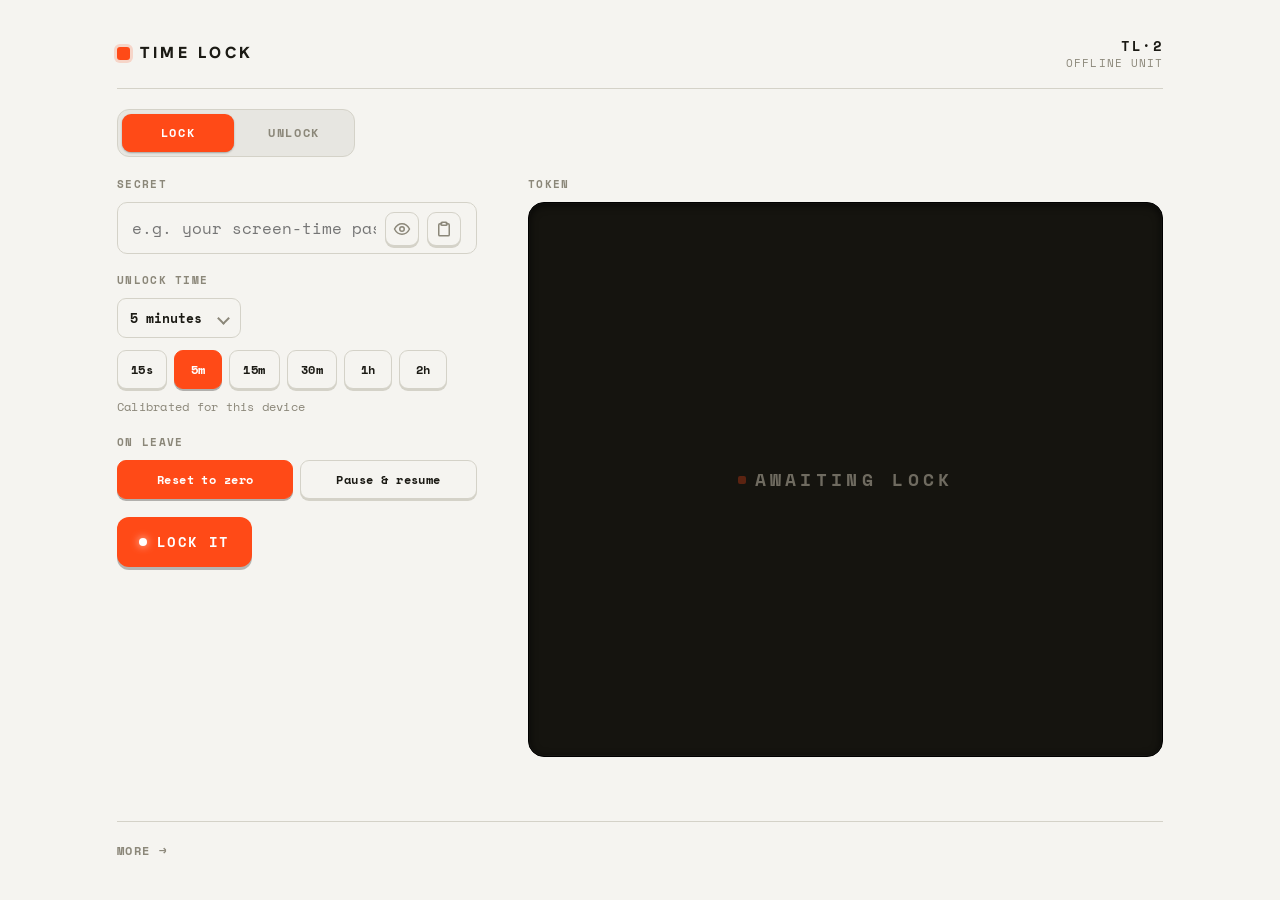
<file: src/index.html>
<!doctype html>
<html lang="en">
  <head>
    <meta charset="utf-8" />
    <meta name="theme-color" content="#191917" />
    <meta
      name="viewport"
      content="width=device-width, initial-scale=1, viewport-fit=cover"
    />
    <title>Time Lock</title>
    <link
      rel="icon"
      href="data:image/svg+xml,<svg xmlns='http://www.w3.org/2000/svg' viewBox='0 0 32 32'><rect width='32' height='32' rx='5' fill='%23111110'/><rect x='5' y='5' width='5' height='5' fill='%23edece6'/><rect x='13' y='5' width='5' height='5' fill='%23ff603f'/><rect x='21' y='5' width='5' height='5' fill='%238f8c7f'/><rect x='5' y='13' width='5' height='5' fill='%235c5a51'/><rect x='13' y='13' width='5' height='5' fill='%23cfcdc3'/><rect x='21' y='13' width='5' height='5' fill='%23d23c1a'/><rect x='5' y='21' width='5' height='5' fill='%238f8c7f'/><rect x='13' y='21' width='5' height='5' fill='%23edece6'/><rect x='21' y='21' width='5' height='5' fill='%23cfcdc3'/></svg>"
    />
    <link rel="manifest" href="manifest.webmanifest" />
    <link rel="apple-touch-icon" href="icons/apple-touch-icon.png" />
    <meta name="apple-mobile-web-app-capable" content="yes" />
    <meta name="mobile-web-app-capable" content="yes" />
    <meta name="apple-mobile-web-app-title" content="Time Lock" />
    <meta name="apple-mobile-web-app-status-bar-style" content="default" />
    <link
      rel="stylesheet"
      href="https://fonts.googleapis.com/css2?family=Hanken+Grotesk:wght@400;500;600;700;800&family=Space+Mono:wght@400;700&display=swap"
    />
    <link rel="stylesheet" href="styles.css" />
  </head>
  <body>
    <div class="wrap">
      <div class="device" id="view-main">
        <header>
          <a class="brand" href="#" aria-label="Time Lock home">
            <span class="dot"></span>
            <h1>Time&nbsp;Lock</h1>
          </a>
          <div class="meta">
            <span class="model">TL&middot;2</span><br />offline unit
          </div>
        </header>

        <div
          class="tabs"
          id="tabs"
          data-active="lock"
          role="tablist"
          aria-label="Mode"
        >
          <button
            id="tab-lock"
            role="tab"
            aria-selected="true"
            aria-controls="panel-lock"
          >
            Lock
          </button>
          <button
            id="tab-unlock"
            role="tab"
            aria-selected="false"
            aria-controls="panel-unlock"
          >
            Unlock
          </button>
        </div>

        <div class="panels">
          <!-- LOCK -->
          <section
            class="pane"
            id="panel-lock"
            role="tabpanel"
            aria-labelledby="tab-lock"
          >
            <div class="controls">
              <label class="field">
                <span class="lbl">Secret</span>
                <span class="paste-field">
                  <input
                    type="password"
                    id="plain"
                    autocomplete="off"
                    autocorrect="off"
                    autocapitalize="off"
                    spellcheck="false"
                    placeholder="e.g. your screen-time passcode"
                  />
                  <button
                    type="button"
                    class="paste eye"
                    id="toggle-secret"
                    aria-pressed="false"
                    aria-label="Reveal secret"
                    title="Reveal secret"
                  >
                    <svg class="ic-on" viewBox="0 0 24 24" aria-hidden="true">
                      <path
                        d="M2 12s3.6-7 10-7 10 7 10 7-3.6 7-10 7-10-7-10-7z"
                        fill="none"
                        stroke="currentColor"
                        stroke-width="2"
                        stroke-linejoin="round"
                      />
                      <circle
                        cx="12"
                        cy="12"
                        r="3"
                        fill="none"
                        stroke="currentColor"
                        stroke-width="2"
                      />
                    </svg>
                    <svg class="ic-off" viewBox="0 0 24 24" aria-hidden="true">
                      <path
                        d="M4 4l16 16M10.7 6.2A10.6 10.6 0 0 1 12 5c6.4 0 10 7 10 7a17 17 0 0 1-3.2 3.9M6.5 7.3A16.6 16.6 0 0 0 2 12s3.6 7 10 7a10 10 0 0 0 3.5-.6"
                        fill="none"
                        stroke="currentColor"
                        stroke-width="2"
                        stroke-linecap="round"
                        stroke-linejoin="round"
                      />
                    </svg>
                  </button>
                  <button
                    type="button"
                    class="paste"
                    id="paste-secret-btn"
                    aria-label="Paste secret"
                    title="Paste from clipboard"
                  >
                    <svg viewBox="0 0 24 24" aria-hidden="true">
                      <rect
                        x="8"
                        y="3"
                        width="8"
                        height="4"
                        rx="1.5"
                        fill="none"
                        stroke="currentColor"
                        stroke-width="2"
                      />
                      <path
                        d="M9 5H6.5A1.5 1.5 0 0 0 5 6.5v13A1.5 1.5 0 0 0 6.5 21h11a1.5 1.5 0 0 0 1.5-1.5v-13A1.5 1.5 0 0 0 17.5 5H15"
                        fill="none"
                        stroke="currentColor"
                        stroke-width="2"
                        stroke-linecap="round"
                        stroke-linejoin="round"
                      />
                    </svg>
                  </button>
                </span>
              </label>
              <div class="field">
                <span class="lbl">Unlock time</span>
                <div class="dur">
                  <label class="pick">
                    <select id="dur" aria-label="lock duration">
                      <option value="10">10 seconds</option>
                      <option value="15">15 seconds</option>
                      <option value="20">20 seconds</option>
                      <option value="30">30 seconds</option>
                      <option value="45">45 seconds</option>
                      <option value="60">1 minute</option>
                      <option value="120">2 minutes</option>
                      <option value="300" selected>5 minutes</option>
                      <option value="600">10 minutes</option>
                      <option value="900">15 minutes</option>
                      <option value="1800">30 minutes</option>
                      <option value="2700">45 minutes</option>
                      <option value="3600">1 hour</option>
                      <option value="7200">2 hours</option>
                      <option value="14400">4 hours</option>
                      <option value="28800">8 hours</option>
                      <option value="43200">12 hours</option>
                      <option value="86400">1 day</option>
                      <option value="172800">2 days</option>
                      <option value="345600">4 days</option>
                      <option value="604800">1 week</option>
                      <option value="1209600">2 weeks</option>
                      <option value="2629800">1 month</option>
                      <option value="5259600">2 months</option>
                      <option value="10519200">4 months</option>
                      <option value="15778800">6 months</option>
                      <option value="31557600">1 year</option>
                      <option value="63115200">2 years</option>
                      <option value="157788000">5 years</option>
                      <option value="315576000">10 years</option>
                      <option value="631152000">20 years</option>
                    </select>
                  </label>
                  <div class="presets" id="dur-chips">
                    <button class="preset" data-sec="15">15s</button>
                    <button class="preset" data-sec="300" aria-pressed="true">
                      5m
                    </button>
                    <button class="preset" data-sec="900">15m</button>
                    <button class="preset" data-sec="1800">30m</button>
                    <button class="preset" data-sec="3600">1h</button>
                    <button class="preset" data-sec="7200">2h</button>
                  </div>
                </div>
                <p class="note">Calibrated for this device</p>
              </div>
              <div class="field">
                <span class="lbl">On leave</span>
                <div class="presets" id="mode-chips">
                  <button class="preset" data-mode="0" aria-pressed="true">
                    Reset to zero
                  </button>
                  <button class="preset" data-mode="1" aria-pressed="false">
                    Pause &amp; resume
                  </button>
                </div>
              </div>
              <div class="row">
                <button class="go" id="lock-btn">Lock it</button>
              </div>
            </div>
            <div class="display">
              <div class="field">
                <span class="lbl">Token</span>
                <div class="screen lock-screen" id="lock-screen">
                  <div class="scr-actions" id="lock-actions" hidden>
                    <button
                      type="button"
                      class="scr-btn"
                      id="copy-btn"
                      aria-label="Copy token"
                      title="Copy token"
                    >
                      <svg viewBox="0 0 24 24" aria-hidden="true">
                        <rect
                          x="9"
                          y="9"
                          width="11"
                          height="11"
                          rx="2"
                          fill="none"
                          stroke="currentColor"
                          stroke-width="2"
                        />
                        <path
                          d="M5 15V5a2 2 0 0 1 2-2h8"
                          fill="none"
                          stroke="currentColor"
                          stroke-width="2"
                          stroke-linecap="round"
                          stroke-linejoin="round"
                        />
                      </svg>
                    </button>
                  </div>
                  <div class="screen-msg" id="lock-msg">
                    <span class="idle-led static"></span
                    ><span id="lock-msg-txt">awaiting lock</span>
                  </div>
                  <div class="lock-done" id="lock-done" hidden>
                    <div class="out-head" id="lock-head"></div>
                    <div class="out" id="lock-out"></div>
                  </div>
                </div>
              </div>
              <div class="display-foot">
                <span
                  class="note good"
                  id="copy-status"
                  aria-live="polite"
                ></span>
              </div>
            </div>
          </section>

          <!-- UNLOCK -->
          <section
            class="pane inactive"
            id="panel-unlock"
            role="tabpanel"
            aria-labelledby="tab-unlock"
            aria-hidden="true"
          >
            <div class="controls">
              <label class="field">
                <span class="lbl">Token</span>
                <span class="paste-field">
                  <textarea
                    id="token-in"
                    autocomplete="off"
                    spellcheck="false"
                    placeholder="TL2...."
                  ></textarea>
                  <button
                    type="button"
                    class="paste"
                    id="paste-btn"
                    aria-label="Paste token"
                    title="Paste from clipboard"
                  >
                    <svg viewBox="0 0 24 24" aria-hidden="true">
                      <rect
                        x="8"
                        y="3"
                        width="8"
                        height="4"
                        rx="1.5"
                        fill="none"
                        stroke="currentColor"
                        stroke-width="2"
                      />
                      <path
                        d="M9 5H6.5A1.5 1.5 0 0 0 5 6.5v13A1.5 1.5 0 0 0 6.5 21h11a1.5 1.5 0 0 0 1.5-1.5v-13A1.5 1.5 0 0 0 17.5 5H15"
                        fill="none"
                        stroke="currentColor"
                        stroke-width="2"
                        stroke-linecap="round"
                        stroke-linejoin="round"
                      />
                    </svg>
                  </button>
                </span>
              </label>
              <div class="row">
                <button class="go" id="unlock-btn">Unlock</button>
                <button class="minor" id="cancel-btn" hidden>Cancel</button>
              </div>
              <p class="note" id="unlock-msg" aria-live="polite"></p>
            </div>
            <div class="display">
              <div class="field">
                <span class="lbl">Live</span>
                <div class="screen" id="screen">
                  <button
                    class="fs"
                    id="fs-btn"
                    type="button"
                    aria-label="Fullscreen"
                    title="Fullscreen"
                  >
                    <svg viewBox="0 0 24 24" aria-hidden="true">
                      <path
                        d="M4 9V4h5M20 9V4h-5M4 15v5h5M20 15v5h-5"
                        fill="none"
                        stroke="currentColor"
                        stroke-width="2"
                        stroke-linecap="round"
                      />
                    </svg>
                  </button>
                  <div class="scr-actions" id="reveal" hidden>
                    <button
                      type="button"
                      class="scr-btn"
                      id="toggle-pw"
                      aria-pressed="false"
                      aria-label="Reveal secret"
                      title="Reveal secret"
                    >
                      <svg class="ic-on" viewBox="0 0 24 24" aria-hidden="true">
                        <path
                          d="M2 12s3.6-7 10-7 10 7 10 7-3.6 7-10 7-10-7-10-7z"
                          fill="none"
                          stroke="currentColor"
                          stroke-width="2"
                          stroke-linejoin="round"
                        />
                        <circle
                          cx="12"
                          cy="12"
                          r="3"
                          fill="none"
                          stroke="currentColor"
                          stroke-width="2"
                        />
                      </svg>
                      <svg
                        class="ic-off"
                        viewBox="0 0 24 24"
                        aria-hidden="true"
                      >
                        <path
                          d="M4 4l16 16M10.7 6.2A10.6 10.6 0 0 1 12 5c6.4 0 10 7 10 7a17 17 0 0 1-3.2 3.9M6.5 7.3A16.6 16.6 0 0 0 2 12s3.6 7 10 7a10 10 0 0 0 3.5-.6"
                          fill="none"
                          stroke="currentColor"
                          stroke-width="2"
                          stroke-linecap="round"
                          stroke-linejoin="round"
                        />
                      </svg>
                    </button>
                    <button
                      type="button"
                      class="scr-btn"
                      id="copy-pw"
                      aria-label="Copy secret"
                      title="Copy secret"
                    >
                      <svg viewBox="0 0 24 24" aria-hidden="true">
                        <rect
                          x="9"
                          y="9"
                          width="11"
                          height="11"
                          rx="2"
                          fill="none"
                          stroke="currentColor"
                          stroke-width="2"
                        />
                        <path
                          d="M5 15V5a2 2 0 0 1 2-2h8"
                          fill="none"
                          stroke="currentColor"
                          stroke-width="2"
                          stroke-linecap="round"
                          stroke-linejoin="round"
                        />
                      </svg>
                    </button>
                  </div>
                  <div class="hero" id="hero">
                    <div class="viz-wrap">
                      <canvas
                        id="viz"
                        width="200"
                        height="200"
                        aria-hidden="true"
                      ></canvas>
                      <span class="viz-cap">live state · xᵢ = xᵢ₋₁² mod N</span>
                    </div>
                    <div class="count" id="count">
                      <span class="k"
                        ><span class="led"></span>Time remaining</span
                      >
                      <span class="v" id="st-eta">--:--</span>
                      <div class="prog"><span id="bar-fill"></span></div>
                      <div class="foot">
                        <span id="st-pct">0%</span
                        ><span>elapsed&nbsp;<b id="st-elapsed">0:00</b></span>
                      </div>
                    </div>
                  </div>
                  <div class="screen-idle" id="screen-idle" aria-hidden="true">
                    <span class="idle-led"></span
                    ><span class="idle-txt"
                      >standby<span class="cursor">_</span></span
                    >
                  </div>
                  <div class="lock-done" id="out-screen" hidden>
                    <div class="out-head">unlocked</div>
                    <div
                      class="out pw-out"
                      id="reveal-pw"
                      data-masked="true"
                    ></div>
                  </div>
                </div>
              </div>
              <div class="display-foot">
                <p class="hold" id="hold-note"></p>
                <span
                  class="note good"
                  id="copy-pw-status"
                  aria-live="polite"
                ></span>
              </div>
            </div>
          </section>
        </div>

        <div class="morelink"><a href="#math">more →</a></div>
      </div>

      <!-- MATH / MORE PAGE -->
      <div class="device" id="view-math" hidden>
        <header>
          <a class="brand" href="#" aria-label="Back to Time Lock">
            <span class="dot"></span>
            <h1>The&nbsp;Math</h1>
          </a>
          <div class="meta">
            <span class="model">TL&middot;2</span><br />how it works
          </div>
        </header>
        <div class="prose">
          <p>
            A time lock encrypts a short secret so that getting it back takes a
            fixed amount of waiting. It’s meant to stop you acting on a whim.
            Someone determined to get in can still get in.
          </p>
          <p>
            Locking picks two random ~1024-bit primes (Miller-Rabin tested) and
            multiplies them into a ~2048-bit modulus, along with a random base
            <strong>g</strong>:
          </p>
          <div class="eq">
            N = p · q&nbsp;&nbsp;&nbsp;(p, q ≈ 1024-bit primes)
          </div>
          <p>
            The answer is a single number, reached by squaring g a huge number
            of times, <strong>t</strong> of them:
          </p>
          <div class="eq">key = g^(2ᵗ) mod N</div>
          <p>
            Locking knows the factors, so it knows φ(N) = (p−1)(q−1) and takes
            Euler's shortcut: shrink the exponent first, then one modular
            exponentiation lands on the key instantly.
          </p>
          <div class="eq">e = 2ᵗ mod φ(N)<br />key = gᵉ mod N</div>
          <p>
            Then it throws p, q and φ(N) away. Unlocking is left with only N, g
            and t. With no factors there is no shortcut. The only known route to
            the key is to actually walk the t squarings, one after another:
          </p>
          <div class="eq">x₀ = g<br />xᵢ = xᵢ₋₁² mod N<br />key = xₜ</div>
          <p>
            Each square needs the one before it, so the work is inherently
            sequential: more cores, a GPU, splitting it up, none of it helps.
            That unavoidable chain is the delay. (The Rivest-Shamir-Wagner
            time-lock puzzle, 1996.)
          </p>
          <p>
            <strong>The grid</strong> is that value, live. N is about 2048 bits
            = 256 bytes, and the grid is 16×16 = 256 cells, one cell per byte of
            <strong>x</strong>, the number currently being squared. Each cell's
            brightness tracks its byte (0 dark → 255 bright); bytes near the top
            of the range tint orange. Squaring mod N is an avalanche: nudge the
            input and every bit of the output scrambles, so the whole grid
            reshuffles on every frame. It refreshes once per batch of a few
            thousand squarings, so between two frames the number has already
            jumped thousands of steps. It isn't decoration played over the
            computation; it is the computation.
          </p>
          <p>
            How big is t? When you lock, it measures how many squarings per
            second this machine manages and sets
            <strong>t = rate × seconds</strong>. The wait is calibrated to the
            device you lock on, and it is honest about hardware: unlock on
            something much faster and it finishes sooner.
          </p>
          <p>
            <strong>Thermal note.</strong> The squarings cannot be split across
            cores, so unlocking pins a single core at full tilt. On a phone or a
            thin laptop that core heats up and the chip throttles, which lowers
            the squaring rate, so a long unlock can run slower than you picked.
            A well-cooled machine holds its clock and stays on schedule.
          </p>
          <p>
            The secret itself is encrypted with AES-GCM under
            <strong>key = SHA-256(xₜ)</strong>. The reset/pause choice is mixed
            into GCM's authenticated data, so flipping that flag in the token
            makes the final decryption fail. You change the behaviour by
            rewriting this page, not by editing the token.
          </p>
          <p>
            <strong>Reset</strong> wipes all progress if you leave the tab, so
            an impulse costs you the whole wait again;
            <strong>pause</strong> only stops the clock. Either way the screen
            is kept awake while it grinds.
          </p>
          <p>
            <strong>Friction, not a vault.</strong> The token isn't a secret,
            and faster hardware or code could solve it quicker. Everything runs
            in your browser; nothing is ever sent anywhere.
          </p>
        </div>
        <div class="morelink"><a href="#">← back</a></div>
      </div>
    </div>

    <div id="fs-overlay" hidden></div>

    <script src="core.js"></script>
    <script src="app.js"></script>
    <script>
      // register the offline cache
      if ("serviceWorker" in navigator) {
        window.addEventListener("load", () => {
          navigator.serviceWorker.register("sw.js").catch(() => {});
        });
      }
    </script>
  </body>
</html>
</file>
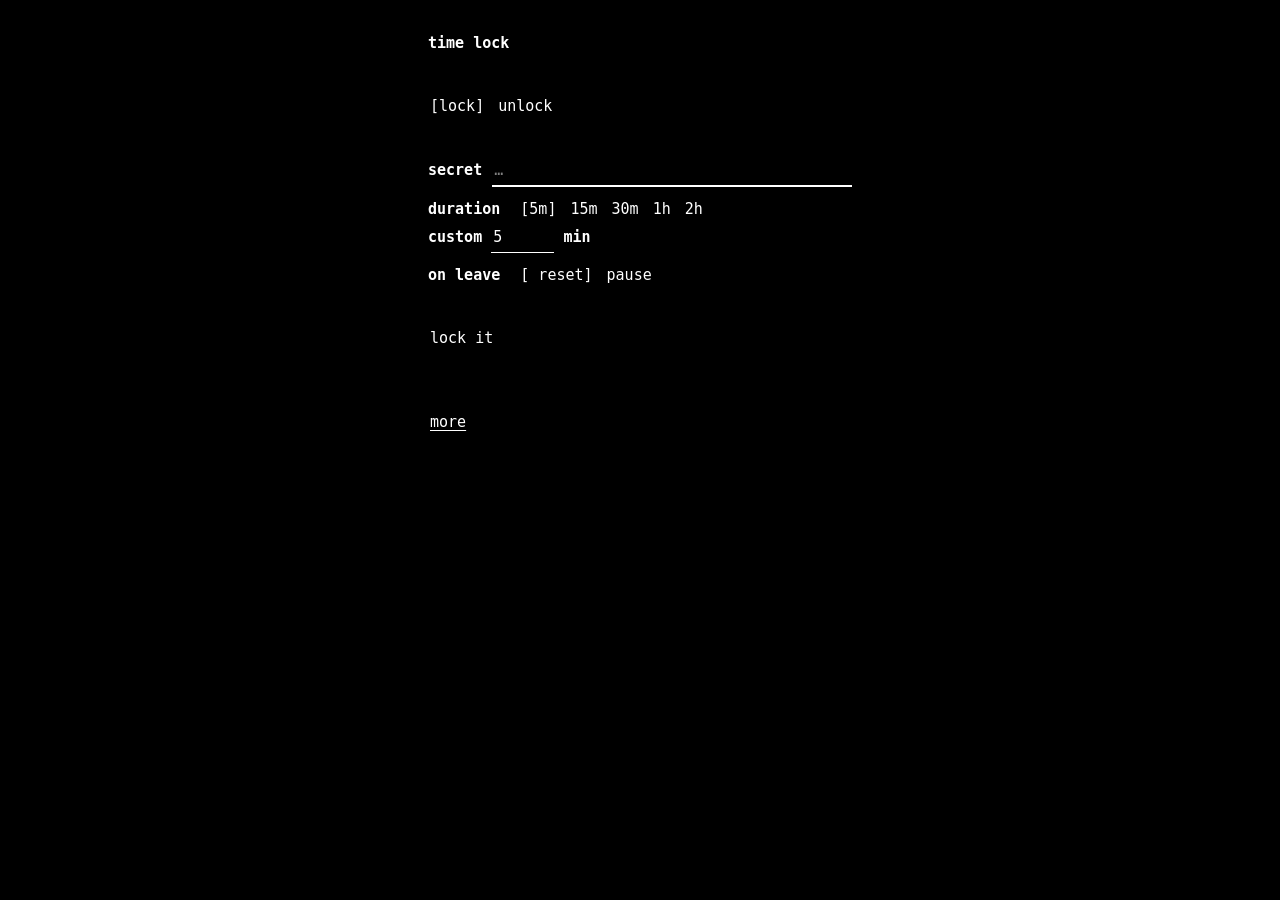
<file: src/txt.html>
<!doctype html>
<html lang="en">
  <head>
    <meta charset="utf-8" />
    <meta
      name="viewport"
      content="width=device-width, initial-scale=1, viewport-fit=cover"
    />
    <title>Time Lock</title>
    <link
      rel="icon"
      href="data:image/svg+xml,<svg xmlns='http://www.w3.org/2000/svg' viewBox='0 0 32 32'><rect width='32' height='32' rx='4' fill='%23000'/><path d='M11 15v-4a5 5 0 0 1 10 0v4' fill='none' stroke='%23fff' stroke-width='2.4'/><rect x='8' y='15' width='16' height='11' rx='2' fill='%23fff'/><rect x='15' y='19' width='2' height='4' fill='%23000'/></svg>"
    />
    <style>
      :root {
        color-scheme: dark;
      }
      * {
        box-sizing: border-box;
      }
      html,
      body {
        background: #000;
        color: #fff;
        max-width: 100%;
        overflow-x: hidden;
      }
      body {
        font-family: ui-monospace, "SF Mono", Menlo, Consolas, monospace;
        font-size: 15px;
        line-height: 1.8;
        font-weight: 400;
        margin: 0;
      }
      .wrap {
        max-width: 460px;
        margin: 0 auto;
        padding-left: max(18px, env(safe-area-inset-left, 0px));
        padding-right: max(18px, env(safe-area-inset-right, 0px));
        padding-block: 30px 48px;
      }
      p,
      h1,
      h2,
      div {
        font-weight: 400;
        margin: 0;
      }
      .blank {
        height: 1.8em;
      }
      .line {
        margin-top: 9px;
      }
      .title {
        font-weight: 700;
      }
      .nowrap {
        white-space: nowrap;
      }
      .title {
        font-weight: 700;
      }

      .tog,
      .act {
        appearance: none;
        background: none;
        border: 0;
        cursor: pointer;
        font: inherit;
        color: #fff;
        padding: 0 2px;
        margin: 0;
      }
      .tog {
        margin-right: 10px;
      }
      .tog[aria-current="true"]::before,
      .act.sel::before {
        content: "[";
      }
      .tog[aria-current="true"]::after,
      .act.sel::after {
        content: "]";
      }
      .tog:hover,
      .act:hover,
      .tog:focus-visible,
      .act:focus-visible {
        background: #fff;
        color: #000;
      }
      .act:disabled {
        opacity: 0.5;
        cursor: not-allowed;
      }

      .io {
        display: flex;
        gap: 10px;
        align-items: baseline;
      }
      .io > .k {
        flex: none;
      }
      .ii {
        flex: 1;
        min-width: 0;
        border: 0;
        border-bottom: 1px solid #fff;
        background: transparent;
        color: #fff;
        font: inherit;
        padding: 1px 2px;
        outline: none;
        caret-color: #fff;
      }
      .ii:focus {
        border-bottom-width: 2px;
      }
      .ii.sm {
        flex: none;
        width: 7ch;
      }
      ::placeholder {
        color: #fff;
        opacity: 0.5;
      }

      .k {
        font-weight: 700;
      }
      .click {
        cursor: pointer;
        word-break: break-all;
        white-space: pre-wrap;
        text-decoration: underline;
        text-decoration-style: dotted;
        text-underline-offset: 3px;
      }
      .click:hover {
        background: #fff;
        color: #000;
      }
      a.act {
        text-decoration: underline;
        text-underline-offset: 3px;
      }
      .msg {
        min-height: 1.8em;
      }
      .bar {
        white-space: nowrap;
        letter-spacing: 1px;
      }
      .more {
        margin-top: 30px;
      }

      #view-math .eq {
        margin: 0 0 12px;
        padding-left: 14px;
        border-left: 1px solid #fff;
      }
      [hidden] {
        display: none !important;
      }
    </style>
    <meta name="theme-color" content="#000000" />
    <meta name="apple-mobile-web-app-capable" content="yes" />
    <meta name="mobile-web-app-capable" content="yes" />
    <meta name="apple-mobile-web-app-title" content="Time Lock" />
    <meta name="apple-mobile-web-app-status-bar-style" content="black" />
  </head>
  <body>
    <div class="wrap">
      <!-- ============ MAIN ============ -->
      <div id="view-main">
        <div class="title">time lock</div>
        <div class="blank"></div>

        <div class="line">
          <button class="tog" id="tab-lock" aria-current="true">lock</button
          ><button class="tog" id="tab-unlock" aria-current="false">
            unlock
          </button>
        </div>
        <div class="blank"></div>

        <!-- LOCK -->
        <section id="panel-lock">
          <div class="line io">
            <span class="k">secret</span
            ><input
              id="plain"
              class="ii"
              type="text"
              autocomplete="off"
              autocapitalize="off"
              spellcheck="false"
              placeholder="…"
            />
          </div>

          <div class="line" id="presets">
            <span class="k">duration</span>&nbsp;
            <button class="tog" data-min="5" aria-current="true">5m</button
            ><button class="tog" data-min="15">15m</button
            ><button class="tog" data-min="30">30m</button
            ><button class="tog" data-min="60">1h</button
            ><button class="tog" data-min="120">2h</button
            ><span class="nowrap"
              ><span class="k">custom</span>
              <input
                id="custom"
                class="ii sm"
                type="number"
                min="0.05"
                step="0.05"
                inputmode="decimal"
                value="5"
                placeholder="…"
              />
              <span class="k">min</span></span
            >
          </div>

          <div class="line">
            <span class="k">on leave</span>&nbsp;
            <button class="tog" id="m-strict" data-mode="0" aria-current="true">
              reset</button
            ><button class="tog" id="m-lenient" data-mode="1">pause</button>
          </div>

          <div class="blank"></div>
          <div class="line">
            <button class="act" id="lock-btn">lock it</button>
          </div>
          <div class="msg" id="lock-status" aria-live="polite"></div>

          <div id="lock-out-wrap" hidden>
            <div class="k" id="lock-out-label" aria-live="polite">token</div>
            <div class="click" id="lock-out"></div>
          </div>
        </section>

        <!-- UNLOCK -->
        <section id="panel-unlock" hidden>
          <div class="line io">
            <span class="k">token</span
            ><input
              id="token-in"
              class="ii"
              type="text"
              autocomplete="off"
              autocapitalize="off"
              spellcheck="false"
              placeholder="…"
            />
          </div>
          <div class="blank"></div>
          <div class="line">
            <button class="act" id="unlock-btn">unlock</button
            ><button
              class="act"
              id="cancel-btn"
              style="margin-left: 14px"
              hidden
            >
              cancel
            </button>
          </div>
          <div class="msg" id="unlock-msg" aria-live="polite"></div>

          <div id="prog" hidden>
            <div id="mode-note"></div>
            <div class="blank"></div>
            <div>remaining <span id="st-eta">--:--</span></div>
            <div class="bar" id="bar-txt"></div>
            <div>
              <span id="st-pct">0%</span>&nbsp;&nbsp;elapsed
              <span id="st-elapsed">0:00</span>
            </div>
          </div>

          <div id="reveal" hidden>
            <div class="k" id="reveal-label" aria-live="polite">secret</div>
            <div class="click" id="reveal-pw"></div>
          </div>
        </section>

        <div class="more"><a class="act" href="#math">more</a></div>
      </div>

      <!-- ============ MATH ============ -->
      <div id="view-math" hidden>
        <div class="title">time lock: the math</div>
        <div class="blank"></div>
        <p>
          A time lock seals a short secret so that getting it back always costs
          a fixed stretch of waiting. It is not a password you can forget; it is
          a delay you have to sit through. It is built to outlast a bored
          impulse, not a determined attacker.
        </p>
        <p>
          Locking picks two random ~1024-bit primes (Miller-Rabin tested) and
          multiplies them into a ~2048-bit modulus, along with a random base g:
        </p>
        <div class="eq">
          N = p · q&nbsp;&nbsp;&nbsp;(p, q ≈ 1024-bit primes)
        </div>
        <p>
          The answer is a single number, reached by squaring g a huge number of
          times, t of them:
        </p>
        <div class="eq">key = g^(2ᵗ) mod N</div>
        <p>
          Locking knows the factors, so it knows φ(N) = (p−1)(q−1) and takes
          Euler's shortcut: shrink the exponent first, then one modular
          exponentiation lands on the key instantly.
        </p>
        <div class="eq">e = 2ᵗ mod φ(N)<br />key = gᵉ mod N</div>
        <p>
          Then it throws p, q and φ(N) away. Unlocking is left with only N, g
          and t. With no factors there is no shortcut. The only known route to
          the key is to actually walk the t squarings, one after another:
        </p>
        <div class="eq">x₀ = g<br />xᵢ = xᵢ₋₁² mod N<br />key = xₜ</div>
        <p>
          Each square needs the one before it, so the work is inherently
          sequential: more cores, a GPU, splitting it up, none of it helps. That
          unavoidable chain is the delay. (The Rivest-Shamir-Wagner time-lock
          puzzle, 1996.)
        </p>
        <p>
          How big is t? When you lock, it measures how many squarings per second
          this machine manages and sets t = rate × seconds. The wait is
          calibrated to the device you lock on, and it is honest about hardware:
          unlock on something much faster and it finishes sooner.
        </p>
        <p>
          The secret itself is encrypted with AES-GCM under key = SHA-256(xₜ).
          The reset/pause choice is mixed into GCM's authenticated data, so
          flipping that flag in the token makes the final decryption fail. You
          change the behaviour by rewriting this page, not by editing the token.
        </p>
        <p>
          reset wipes all progress if you leave the tab, so an impulse costs you
          the whole wait again; pause only stops the clock, for long locks where
          you still need the phone. Either way the screen is kept awake while it
          grinds.
        </p>
        <p>
          Friction, not a vault: the token isn't secret, and faster hardware or
          code could solve it quicker. Everything runs in your browser; nothing
          is ever sent anywhere.
        </p>
        <div class="more"><a class="act" href="#">back</a></div>
      </div>
    </div>

    <script src="core.js"></script>
    <script src="txt.js"></script>
  </body>
</html>
</file>
<file: src/styles.css>
:root {
  --bg: #e7e6e1;
  --surface: #f5f4f0;
  --ink: #1b1a14;
  --ink-rgb: 27, 26, 20;
  --muted: #8b8779;
  --line: #d4d2c8;
  --accent: #ff4a17;
  --accent-rgb: 255, 74, 23;
  --good: #1f7a46;
  --bad: #c23015;
  --font-ui: "Hanken Grotesk", system-ui, -apple-system, sans-serif;
  --font-mono: "Space Mono", ui-monospace, Menlo, monospace;
  --screen: #15140f;
}

:root[data-theme="dark"] {
  --bg: #0c0c0b;
  --surface: #191917;
  --ink: #edece6;
  --ink-rgb: 237, 236, 230;
  --muted: #8f8c80;
  --line: #2c2b25;
  --accent: #ff6238;
  --accent-rgb: 255, 98, 56;
  --good: #4fc27e;
  --bad: #ff6a4d;
  color-scheme: dark;
  --screen: #050504;
}

@media (prefers-color-scheme: dark) {
  :root:not([data-theme="light"]) {
    --bg: #0c0c0b;
    --surface: #191917;
    --screen: #050504;
    --ink: #edece6;
    --ink-rgb: 237, 236, 230;
    --muted: #8f8c80;
    --line: #2c2b25;
    --accent: #ff6238;
    --accent-rgb: 255, 98, 56;
    --good: #4fc27e;
    --bad: #ff6a4d;
    color-scheme: dark;
  }
}

/* ------------------------------------------------------ */

/* :root { */
/*   --bg: #e7e6e1; */
/*   --surface: #f5f4f0; */
/*   --ink: #1b1a14; */
/*   --ink-rgb: 27, 26, 20; */
/*   --muted: #8b8779; */
/*   --line: #d4d2c8; */
/*   --accent: #1f6bff; */
/*   --accent-rgb: 31, 107, 255; */
/*   --good: #1f7a46; */
/*   --bad: #c23015; */
/*   --font-ui: "Hanken Grotesk", system-ui, -apple-system, sans-serif; */
/*   --font-mono: "Space Mono", ui-monospace, Menlo, monospace; */
/*   --screen: #15140f; */
/* } */

/* :root[data-theme="dark"] { */
/*   --bg: #0c0c0b; */
/*   --surface: #191917; */
/*   --ink: #edece6; */
/*   --ink-rgb: 237, 236, 230; */
/*   --muted: #8f8c80; */
/*   --line: #2c2b25; */
/*   --accent: #4d8dff; */
/*   --accent-rgb: 77, 141, 255; */
/*   --good: #4fc27e; */
/*   --bad: #ff6a4d; */
/*   color-scheme: dark; */
/*   --screen: #050504; */
/* } */
/* @media (prefers-color-scheme: dark) { */
/*   :root:not([data-theme="light"]) { */
/*     --bg: #0c0c0b; */
/*     --surface: #191917; */
/*     --screen: #050504; */
/*     --ink: #edece6; */
/*     --ink-rgb: 237, 236, 230; */
/*     --muted: #8f8c80; */
/*     --line: #2c2b25; */
/*     --accent: #4d8dff; */
/*     --accent-rgb: 77, 141, 255; */
/*     --good: #4fc27e; */
/*     --bad: #ff6a4d; */
/*     color-scheme: dark; */
/*   } */
/* } */

/* ------------------------------------------------------ */

* {
  box-sizing: border-box;
}

body {
  /* --- blasted aluminium test --- */
  background-color: #b9bcc0;
  background-image:
    url("data:image/svg+xml,<svg xmlns='http://www.w3.org/2000/svg' width='140' height='140'><filter id='n'><feTurbulence type='fractalNoise' baseFrequency='0.85' numOctaves='2' stitchTiles='stitch'/><feColorMatrix type='saturate' values='0'/></filter><rect width='100%25' height='100%25' filter='url(%23n)' opacity='0.5'/></svg>"),
    linear-gradient(135deg, #cfd2d5 0%, #b2b5b9 48%, #a6a9ad 52%, #c6c9cc 100%);
  background-blend-mode: overlay, normal;
  background-size: 140px 140px, cover;
  background-attachment: fixed, fixed;
  /* --- end aluminium test --- */
  color: var(--ink);
  font-family: var(--font-ui);
  line-height: 1.55;
  -webkit-font-smoothing: antialiased;
  min-height: 100dvh;
}

.wrap {
  max-width: 900px;
  margin: 0 auto;
  padding-left: max(18px, env(safe-area-inset-left, 0px));
  padding-right: max(18px, env(safe-area-inset-right, 0px));
  padding-block: 18px 24px;
  display: flex;
  flex-direction: column;
  gap: 0;
}

header {
  display: flex;
  align-items: center;
  justify-content: space-between;
  gap: 12px;
  padding-bottom: 18px;
  border-bottom: 1px solid var(--line);
}

.brand {
  display: flex;
  align-items: center;
  gap: 10px;
  color: inherit;
  text-decoration: none;
  cursor: pointer;
}

a.brand:hover .dot,
a.brand:focus-visible .dot {
  background: var(--ink);
}

.brand .dot {
  width: 13px;
  height: 13px;
  background: var(--accent);
  border-radius: 3px;
  flex: none;
  box-shadow: 0 0 0 3px rgba(var(--accent-rgb), 0.18);
}

.brand h1 {
  margin: 0;
  font-size: 1rem;
  font-weight: 800;
  letter-spacing: 0.22em;
  text-transform: uppercase;
  font-family: var(--font-ui);
}

header .meta {
  font-family: var(--font-mono);
  font-size: 0.66rem;
  letter-spacing: 0.1em;
  color: var(--muted);
  text-transform: uppercase;
  text-align: right;
  line-height: 1.35;
}

.tabs {
  display: inline-flex;
  gap: 4px;
  border-bottom: 1px solid var(--line);
  position: relative;
  padding: 4px;
  background: var(--bg);
  border: 1px solid var(--line);
  border-radius: 12px;
  align-self: flex-start;
}

.tabs button {
  appearance: none;
  border: 0;
  background: transparent;
  cursor: pointer;
  font-family: var(--font-mono);
  font-size: 0.76rem;
  font-weight: 700;
  letter-spacing: 0.14em;
  text-transform: uppercase;
  color: var(--muted);
  padding: 9px 0;
  margin-bottom: -1px;
  border-bottom: 2px solid transparent;
  position: relative;
  z-index: 1;
  margin: 0;
  width: 112px;
  border-radius: 9px;
  text-align: center;
  transition: color 0.2s;
}

.tabs button[aria-selected="true"] {
  color: #fff;
  border-bottom-color: var(--accent);
  background: transparent;
}

.tabs button:focus-visible {
  outline: 2px solid var(--accent);
  outline-offset: 3px;
}

.lbl {
  font-family: var(--font-mono);
  font-size: 0.68rem;
  font-weight: 700;
  letter-spacing: 0.12em;
  text-transform: uppercase;
  color: var(--muted);
}

.field {
  display: flex;
  flex-direction: column;
  gap: 9px;
}

textarea,
#plain,
input[type="number"] {
  width: 100%;
  min-width: 0;
  font-family: var(--font-mono);
  font-size: 1rem;
  color: var(--ink);
  background: var(--surface);
  border: 1px solid var(--line);
  border-radius: 10px;
  padding: 13px 14px;
  resize: none;
}

textarea {
  min-height: 54px;
  scrollbar-width: thin;
  scrollbar-color: var(--muted) transparent;
}

input:focus-visible,
textarea:focus-visible,
button:focus-visible {
  outline: 2px solid var(--accent);
  outline-offset: 2px;
}

.dur {
  display: flex;
  align-items: center;
  gap: 12px;
  flex-wrap: wrap;
}

.dur .pick {
  position: relative;
  display: inline-flex;
}

.dur select {
  appearance: none;
  -webkit-appearance: none;
  min-width: 112px;
  font-family: var(--font-mono);
  font-size: 0.82rem;
  font-weight: 700;
  color: var(--ink);
  background: var(--surface);
  border: 1px solid var(--line);
  border-radius: 9px;
  padding: 9px 30px 9px 12px;
  cursor: pointer;
}

.dur .pick::after {
  content: "";
  position: absolute;
  right: 13px;
  top: 50%;
  margin-top: -4px;
  width: 7px;
  height: 7px;
  border-right: 2px solid var(--muted);
  border-bottom: 2px solid var(--muted);
  transform: rotate(45deg);
  pointer-events: none;
}

.presets {
  display: flex;
  gap: 7px;
  flex-wrap: wrap;
}

.preset {
  appearance: none;
  cursor: pointer;
  background: var(--surface);
  color: var(--ink);
  border: 1px solid var(--line);
  border-radius: 9px;
  font-family: var(--font-mono);
  font-size: 0.72rem;
  font-weight: 700;
  padding: 10px 13px;
  letter-spacing: 0.04em;
  min-width: 48px;
  box-shadow: 0 2px 0 var(--line);
  transition: transform 0.05s,
    box-shadow 0.05s;
}

.preset:hover {
  color: var(--ink);
  border-color: var(--muted);
}

.preset[aria-pressed="true"] {
  color: #fff;
  background: var(--accent);
  border-color: var(--accent);
  box-shadow: 0 2px 0 rgba(0, 0, 0, 0.28);
}

button.go {
  appearance: none;
  cursor: pointer;
  border: 0;
  border-radius: 12px;
  background: var(--accent);
  color: #fff;
  font-family: var(--font-mono);
  font-weight: 700;
  font-size: 0.86rem;
  padding: 15px 22px;
  letter-spacing: 0.1em;
  transition: transform 0.05s,
    box-shadow 0.05s,
    filter 0.12s;
  text-transform: uppercase;
  display: inline-flex;
  align-items: center;
  gap: 10px;
  box-shadow: 0 3px 0 rgba(0, 0, 0, 0.26);
}

button.go:hover {
  filter: brightness(1.06);
}

button.go:disabled {
  opacity: 0.45;
  cursor: not-allowed;
}

button.minor {
  appearance: none;
  cursor: pointer;
  background: transparent;
  color: var(--ink);
  border: 1px solid var(--line);
  border-radius: 10px;
  font-family: var(--font-mono);
  font-weight: 700;
  font-size: 0.72rem;
  padding: 11px 16px;
  text-transform: uppercase;
  letter-spacing: 0.08em;
  box-shadow: 0 2px 0 var(--line);
  transition: transform 0.05s,
    box-shadow 0.05s;
}

button.minor:hover {
  border-color: var(--ink);
}

.row {
  display: flex;
  gap: 12px;
  align-items: center;
  flex-wrap: wrap;
}

.out {
  background: transparent;
  border: 0;
  border-radius: 0;
  padding: 0;
  font-family: var(--font-mono);
  font-size: 0.78rem;
  word-break: break-all;
  white-space: pre-wrap;
  max-height: none;
  overflow: auto;
  flex: 1;
  min-height: 0;
  overflow-y: auto;
  overflow-x: hidden;
  box-shadow: none;
  color: #efece2;
  line-height: 1.5;
  overflow-wrap: anywhere;
  scrollbar-width: thin;
  scrollbar-color: rgba(255, 255, 255, 0.24) transparent;
}

.note {
  font-family: var(--font-mono);
  font-size: 0.74rem;
  letter-spacing: 0.02em;
  color: var(--muted);
  margin: 0;
}

.note.bad {
  color: var(--bad);
}

.note.good {
  color: var(--good);
}

.note.warn {
  color: var(--accent);
}

section.pane {
  display: grid;
  grid-template-columns: 1fr;
  grid-template-rows: 1fr auto;
  gap: 22px;
  align-items: stretch;
}

.controls,
.display {
  display: flex;
  flex-direction: column;
  gap: 18px;
  min-width: 0;
}

#panel-unlock .controls > .field:first-of-type {
  flex: 1 1 auto;
}

#panel-unlock #token-in {
  flex: 1 1 auto;
  min-height: 92px;
  background: var(--surface);
  box-shadow: none;
}

.display-foot {
  position: relative;
  display: flex;
  flex-direction: column;
  gap: 12px;
  min-height: 26px;
  justify-content: flex-start;
}

#copy-status,
#copy-pw-status {
  position: absolute;
  left: 0;
  right: 0;
  bottom: 0;
}

.hero {
  display: grid;
  than it is wide */
  grid-template-columns: 1fr;
  gap: clamp(10px, 4cqh, 22px);
  align-items: center;
}

@container screen (min-aspect-ratio: 9 / 10){

  .hero {
    grid-template-columns: minmax(0, 1.05fr) minmax(0, 1fr);
    gap: clamp(12px, 4cqw, 44px);
  }

}

.viz-wrap {
  display: flex;
  flex-direction: column;
  gap: 8px;
}

#viz {
  width: 100%;
  max-width: 230px;
  aspect-ratio: 1 / 1;
  display: block;
  background: var(--surface);
  border: 1px solid #000;
  border-radius: 10px;
  height: auto;
  box-shadow: inset 0 0 0 2px rgba(0, 0, 0, 0.5);
}

.viz-cap {
  font-family: var(--font-mono);
  font-size: 0.6rem;
  letter-spacing: 0.08em;
  color: var(--muted);
  text-transform: uppercase;
}

.count {
  display: flex;
  flex-direction: column;
  gap: 6px;
  min-width: 0;
  container-type: inline-size;
}

.count .k {
  font-family: var(--font-mono);
  font-size: 0.68rem;
  font-weight: 700;
  letter-spacing: 0.14em;
  text-transform: uppercase;
  color: var(--muted);
}

.count .v {
  font-family: var(--font-mono);
  font-weight: 700;
  font-variant-numeric: tabular-nums;
  font-size: clamp(1.7rem, 24cqi, 3.8rem);
  line-height: 0.96;
  letter-spacing: -0.02em;
  color: var(--ink);
}

.count.live .v {
  color: var(--accent);
}

.prog {
  height: 10px;
  background: #000;
  border-radius: 3px;
  overflow: hidden;
  margin-top: 8px;
  position: relative;
}

.prog > span {
  display: block;
  height: 100%;
  width: 0%;
  background: var(--accent);
  transition: width 0.25s linear;
}

.count .foot {
  display: flex;
  justify-content: space-between;
  font-family: var(--font-mono);
  font-size: 0.76rem;
  color: var(--muted);
  font-variant-numeric: tabular-nums;
}

.count .foot b {
  color: var(--ink);
  font-weight: 700;
}

.hold {
  font-family: var(--font-mono);
  font-size: 0.72rem;
  color: var(--accent);
  letter-spacing: 0.02em;
  display: flex;
  gap: 8px;
  align-items: baseline;
  min-height: 1.4em;
  margin: 0;
}

#unlock-msg {
  display: block;
  min-height: 2.6em;
  margin: 0;
}

.reveal {
  background: var(--surface);
  border: 1px solid var(--good);
  border-radius: 12px;
  padding: 18px;
  display: flex;
  flex-direction: column;
  gap: 12px;
  border-left: 4px solid var(--good);
}

.reveal .k {
  font-family: var(--font-mono);
  font-size: 0.68rem;
  font-weight: 700;
  letter-spacing: 0.16em;
  text-transform: uppercase;
  color: var(--good);
}

.reveal .pw {
  font-family: var(--font-mono);
  font-size: 1.4rem;
  font-weight: 700;
  word-break: break-all;
}

details.how {
  border-top: 1px solid var(--line);
  padding-top: 18px;
}

details.how summary {
  cursor: pointer;
  list-style: none;
  font-family: var(--font-mono);
  font-size: 0.72rem;
  font-weight: 700;
  letter-spacing: 0.12em;
  text-transform: uppercase;
  color: var(--muted);
}

details.how summary::after {
  content: " +";
  color: var(--accent);
}

details.how[open] summary::after {
  content: " -";
}

details.how summary::-webkit-details-marker {
  display: none;
}

details.how .body {
  margin-top: 12px;
  color: var(--muted);
  font-size: 0.9rem;
  display: flex;
  flex-direction: column;
  gap: 10px;
}

details.how code {
  font-family: var(--font-mono);
  background: var(--surface);
  border: 1px solid var(--line);
  padding: 1px 5px;
  border-radius: 5px;
  font-size: 0.85em;
}

details.how strong {
  color: var(--ink);
}

footer {
  font-family: var(--font-mono);
  font-size: 0.66rem;
  letter-spacing: 0.12em;
  text-transform: uppercase;
  color: var(--muted);
  text-align: center;
}

[hidden] {
  display: none !important;
}

.panels {
  display: grid;
}

.panels > .pane {
  grid-column: 1;
  grid-row: 1;
}

.pane.inactive {
  visibility: hidden;
  pointer-events: none;
}

.device {
  transform-origin: center center;
  background: var(--surface);
  border: 1px solid var(--line);
  border-radius: 22px;
  padding: 20px;
  display: flex;
  flex-direction: column;
  gap: 18px;
  position: relative;
  box-shadow: inset 0 1px 0 rgba(255, 255, 255, 0.5),
    0 12px 34px rgba(0, 0, 0, 0.1);
}

body.fit {
  background: var(--surface);
}

body.fit .wrap {
  max-width: none;
  margin: 0;
  gap: 0;
  padding: max(10px, env(safe-area-inset-top, 0px))
    max(10px, env(safe-area-inset-right, 0px))
    max(10px, env(safe-area-inset-bottom, 0px))
    max(10px, env(safe-area-inset-left, 0px));
  min-height: 100dvh;
  flex-direction: column;
  justify-content: flex-start;
}

body.fit #view-main {
  width: 100%;
  max-width: 900px;
  flex: 0 0 auto;
  border: 0;
  border-radius: 0;
  box-shadow: none;
}

body.fit #view-main::before,
body.fit #view-main::after {
  display: none;
}

#view-math {
  max-width: 660px;
  width: 100%;
  margin-inline: auto;
}

body.mathview {
  background: var(--surface);
}

body.mathview #view-math {
  border: 0;
  border-radius: 0;
  box-shadow: none;
  background: transparent;
  padding-inline: 0;
}

body.mathview #view-math::before,
body.mathview #view-math::after {
  display: none;
}

.device::before,
.device::after {
  content: "";
  position: absolute;
  width: 9px;
  height: 9px;
  border: 1px solid var(--muted);
  opacity: 0.5;
}

.device::before {
  top: 9px;
  left: 9px;
  border-right: 0;
  border-bottom: 0;
}

.device::after {
  bottom: 9px;
  right: 9px;
  border-left: 0;
  border-top: 0;
}

header .meta .model {
  color: var(--ink);
  font-weight: 700;
  font-size: 0.86rem;
  letter-spacing: 0.1em;
}

.tabs::before {
  content: "";
  position: absolute;
  top: 4px;
  bottom: 4px;
  left: 4px;
  width: calc((100% - 12px) / 2);
  border-radius: 9px;
  background: var(--accent);
  box-shadow: 0 1px 2px rgba(0, 0, 0, 0.3);
  transform: translateX(0);
  transition: transform 0.26s cubic-bezier(0.34, 1.56, 0.64, 1);
}

.tabs[data-active="unlock"]::before {
  transform: translateX(calc(100% + 4px));
}

textarea,
input[type="number"] {
  background: var(--bg);
  border-radius: 10px;
  box-shadow: inset 0 1px 2px rgba(0, 0, 0, 0.08);
}

.preset:active {
  transform: translateY(2px);
  box-shadow: none;
}

#mode-chips {
  display: flex;
}

#mode-chips .preset {
  flex: 1;
}

button.go::before {
  content: "";
  width: 8px;
  height: 8px;
  border-radius: 50%;
  background: #fff;
  box-shadow: 0 0 8px rgba(255, 255, 255, 0.8);
}

button.go:active {
  transform: translateY(3px);
  box-shadow: none;
}

button.minor:active {
  transform: translateY(2px);
  box-shadow: none;
}

#lock-done {
  padding-right: 42px;
}

#out-screen {
  padding-right: 84px;
}

.paste-field {
  position: relative;
  display: flex;
  flex-direction: column;
  min-height: 0;
}

.paste-field textarea {
  padding-right: 58px;
}

#plain {
  padding-right: 100px;
}

button.paste.eye {
  right: 58px;
}

button.paste.eye .ic-off {
  display: none;
}

button.paste.eye[aria-pressed="true"] .ic-on {
  display: none;
}

button.paste.eye[aria-pressed="true"] .ic-off {
  display: inline-flex;
}

#panel-unlock .paste-field {
  flex: 1 1 auto;
}

button.paste {
  appearance: none;
  cursor: pointer;
  position: absolute;
  right: 16px;
  bottom: 8px;
  z-index: 2;
  width: 34px;
  height: 34px;
  padding: 0;
  display: inline-flex;
  align-items: center;
  justify-content: center;
  color: var(--muted);
  background: var(--surface);
  border: 1px solid var(--line);
  border-radius: 9px;
  box-shadow: 0 2px 0 var(--line);
  transition: transform 0.05s,
    box-shadow 0.05s,
    border-color 0.05s,
    color 0.12s;
}

button.paste svg {
  width: 18px;
  height: 18px;
}

button.paste:hover {
  border-color: var(--ink);
  color: var(--ink);
}

button.paste:active {
  transform: translateY(2px);
  box-shadow: none;
}

button.paste.ok {
  border-color: var(--good);
  color: var(--good);
}

button.paste.err {
  border-color: var(--bad);
  color: var(--bad);
}

.lock-screen {
  padding: 16px;
}

.screen-msg {
  flex: 1;
  min-height: 0;
  display: flex;
  align-items: center;
  justify-content: center;
  gap: 9px;
  font-family: var(--font-mono);
  font-size: clamp(0.8rem, 3cqi, 1.15rem);
  font-weight: 600;
  letter-spacing: 0.24em;
  text-transform: uppercase;
  color: #6f6b60;
  text-align: center;
}

.screen-msg.err {
  color: var(--bad);
}

.idle-led.static {
  animation: none;
  opacity: 0.3;
}

.lock-done {
  flex: 1;
  min-height: 0;
  display: flex;
  flex-direction: column;
  gap: 10px;
}

.out-head {
  flex: none;
  font-family: var(--font-mono);
  font-size: 0.7rem;
  letter-spacing: 0.12em;
  text-transform: uppercase;
  color: var(--good);
}

#lock-out {
  cursor: pointer;
  font-size: 1rem;
  text-decoration: underline dotted rgba(239, 236, 226, 0.35);
  text-underline-offset: 3px;
  -webkit-tap-highlight-color: transparent;
}

#lock-out::selection {
  background: #efece2;
  color: #14130f;
}

#lock-out::-moz-selection {
  background: #efece2;
  color: #14130f;
}

.pw-out {
  font-size: 1rem;
  letter-spacing: 0.06em;
  white-space: pre-wrap;
  word-break: break-word;
}

.pw-out[data-masked="true"] {
  color: #cfcabb;
}

.screen {
  position: relative;
  height: 258px;
  display: flex;
  flex-direction: column;
  justify-content: center;
  container: screen / size;
  background: var(--screen);
  border: 1px solid #000;
  border-radius: 16px;
  padding: 18px;
  box-shadow: inset 0 2px 8px rgba(0, 0, 0, 0.7),
    inset 0 0 0 1px rgba(255, 255, 255, 0.04);
}

.screen > .hero {
  width: 100%;
}

.screen.can-fs {
  cursor: zoom-in;
}

.screen.fs-on {
  cursor: zoom-out;
}

.fs {
  position: absolute;
  top: 10px;
  right: 10px;
  z-index: 5;
  width: 34px;
  height: 34px;
  margin: 0;
  padding: 0;
  display: inline-flex;
  align-items: center;
  justify-content: center;
  border: 1px solid rgba(255, 255, 255, 0.14);
  border-radius: 9px;
  background: rgba(20, 19, 15, 0.55);
  backdrop-filter: blur(2px);
  color: #cfcabb;
  cursor: pointer;
  opacity: 0;
  pointer-events: none;
  transition: opacity 0.2s;
}

.screen.can-fs .fs {
  opacity: 0.65;
  pointer-events: auto;
}

.screen.fs-on .fs {
  opacity: 0.85;
  pointer-events: auto;
  top: max(14px, env(safe-area-inset-top, 0px));
  right: max(14px, env(safe-area-inset-right, 0px));
}

.fs:hover {
  opacity: 1;
}

.fs svg {
  width: 18px;
  height: 18px;
}

.fs:active {
  transform: translateY(1px);
}

.scr-actions {
  position: absolute;
  top: 10px;
  right: 10px;
  z-index: 5;
  display: flex;
  gap: 8px;
}

.scr-btn {
  width: 34px;
  height: 34px;
  margin: 0;
  padding: 0;
  display: inline-flex;
  align-items: center;
  justify-content: center;
  border: 1px solid rgba(255, 255, 255, 0.14);
  border-radius: 9px;
  background: rgba(20, 19, 15, 0.55);
  backdrop-filter: blur(2px);
  color: #cfcabb;
  cursor: pointer;
  transition: color 0.2s,
    border-color 0.2s;
}

.scr-btn:hover {
  color: #fff;
  border-color: rgba(255, 255, 255, 0.28);
}

.scr-btn:active {
  transform: translateY(1px);
}

.scr-btn svg {
  width: 18px;
  height: 18px;
}

.scr-btn.ok {
  color: var(--good);
  border-color: var(--good);
}

.scr-btn .ic-off {
  display: none;
}

.scr-btn[aria-pressed="true"] .ic-on {
  display: none;
}

.scr-btn[aria-pressed="true"] .ic-off {
  display: inline-flex;
}

html.fs-lock,
body.fs-lock {
  overflow: hidden;
  height: 100%;
  overscroll-behavior: none;
  touch-action: none;
}

#fs-overlay {
  position: fixed;
  inset: 0;
  z-index: 9999;
  background: var(--screen);
  display: flex;
  align-items: center;
  justify-content: center;
  cursor: zoom-out;
  padding: max(24px, env(safe-area-inset-top, 0px))
    max(24px, env(safe-area-inset-right, 0px))
    max(24px, env(safe-area-inset-bottom, 0px))
    max(24px, env(safe-area-inset-left, 0px));
}

#fs-overlay[hidden] {
  display: none;
}

#fs-overlay .hero {
  width: 100%;
  max-width: 960px;
  gap: clamp(20px, 5vmin, 48px);
  grid-template-columns: auto 1fr;
  align-items: center;
}

#fs-overlay #viz {
  width: min(48vmin, 440px);
  height: min(48vmin, 440px);
  max-width: none;
  max-height: none;
  image-rendering: pixelated;
}

#fs-overlay .count .v {
  font-size: clamp(3.2rem, 15vmin, 9rem);
}

#fs-overlay .viz-cap {
  font-size: 0.8rem;
}

#fs-overlay .prog {
  height: 16px;
  border-radius: 5px;
  margin-top: 14px;
  width: min(100%, 440px);
  background: rgba(255, 255, 255, 0.07);
  box-shadow: inset 0 0 0 1px rgba(255, 255, 255, 0.16);
}

#fs-overlay .prog::after {
  background-image: repeating-linear-gradient(
    90deg,
    transparent 0 calc(5% - 1px),
    rgba(0, 0, 0, 0.4) calc(5% - 1px) 5%
  );
}

#fs-overlay .prog > span {
  box-shadow: 0 0 14px rgba(var(--accent-rgb), 0.55);
}

#fs-overlay .count .foot {
  width: min(100%, 440px);
}

.screen .viz-cap {
  color: #8a867a;
}

.screen .count .k {
  color: #a39e8f;
}

.screen .count .v {
  color: var(--accent);
  text-shadow: 0 0 22px rgba(var(--accent-rgb), 0.45);
  font-size: clamp(1.3rem, min(22cqi, 15cqh), 5.4rem);
}

.screen .count .foot {
  color: #8a867a;
}

.screen .count .foot b {
  color: #efece2;
}

.screen-idle {
  position: absolute;
  inset: 0;
  z-index: 3;
  display: flex;
  align-items: center;
  justify-content: center;
  gap: 10px;
  background: var(--screen);
  border-radius: 15px;
  font-family: var(--font-mono);
  font-size: clamp(0.8rem, 3cqi, 1.15rem);
  font-weight: 600;
  letter-spacing: 0.26em;
  text-transform: uppercase;
  color: #6f6b60;
}

.idle-led {
  display: inline-block;
  width: 8px;
  height: 8px;
  border-radius: 2px;
  background: var(--accent);
  opacity: 0.22;
  animation: idlepulse 2.4s ease-in-out infinite;
}

@keyframes idlepulse{

  50% {
    opacity: 0.7;
  }

}

.cursor {
  margin-left: 1px;
  animation: blink 1.1s steps(1) infinite;
}

.led {
  display: inline-block;
  width: 8px;
  height: 8px;
  border-radius: 2px;
  background: var(--accent);
  vertical-align: middle;
  margin-right: 7px;
  opacity: 0.3;
}

.count.live .k .led {
  animation: blink 1s steps(1) infinite;
}

@keyframes blink{

  50% {
    opacity: 1;
  }

}

.prog::after {
  content: "";
  position: absolute;
  inset: 0;
  background-image: repeating-linear-gradient(
    90deg,
    transparent 0 calc(5% - 1px),
    rgba(0, 0, 0, 0.55) calc(5% - 1px) 5%
  );
  pointer-events: none;
}

html,
body {
  margin: 0;
  padding: 0;
}

html {
  height: 100%;
  scrollbar-width: thin;
  scrollbar-color: var(--line) transparent;
}

::-webkit-scrollbar {
  width: 10px;
  height: 10px;
}

::-webkit-scrollbar-button {
  display: none;
  width: 0;
  height: 0;
}

::-webkit-scrollbar-corner {
  background: transparent;
}

::-webkit-scrollbar-track {
  background: transparent;
}

::-webkit-scrollbar-thumb {
  background: var(--line);
  border: 3px solid transparent;
  background-clip: content-box;
  border-radius: 99px;
}

::-webkit-scrollbar-thumb:hover {
  background: var(--muted);
  border: 3px solid transparent;
  background-clip: content-box;
}

textarea::-webkit-scrollbar-thumb {
  background: var(--muted);
  border: 3px solid transparent;
  background-clip: content-box;
}

textarea::-webkit-scrollbar-track {
  margin: 11px 0;
}

.out::-webkit-scrollbar-thumb {
  background: rgba(255, 255, 255, 0.24);
  border: 3px solid transparent;
  background-clip: content-box;
}

.out::-webkit-scrollbar-thumb:hover {
  background: rgba(255, 255, 255, 0.42);
  border: 3px solid transparent;
  background-clip: content-box;
}

.out::-webkit-scrollbar-track {
  margin: 10px 0;
}

.screen #viz {
  width: min(94cqw, 52cqh);
  max-width: none;
}

@container screen (min-aspect-ratio: 9 / 10){

  .screen #viz {
    width: min(100%, 86cqh);
  }
  .screen .count .v {
    font-size: clamp(0.95rem, 16cqi, 4.6rem);
  }

}

.hero,
.viz-wrap,
.count {
  min-width: 0;
}

.morelink {
  border-top: 1px solid var(--line);
  padding-top: 16px;
}

.morelink a {
  font-family: var(--font-mono);
  font-size: 0.72rem;
  font-weight: 700;
  letter-spacing: 0.12em;
  text-transform: uppercase;
  color: var(--muted);
  text-decoration: none;
}

.morelink a:hover {
  color: var(--accent);
}

.prose {
  display: flex;
  flex-direction: column;
  gap: 13px;
  color: var(--muted);
  font-size: 0.92rem;
  line-height: 1.6;
}

.prose strong {
  color: var(--ink);
  font-weight: 700;
}

.prose .eq {
  font-family: var(--font-mono);
  font-size: 0.86rem;
  color: var(--ink);
  background: var(--bg);
  border-left: 3px solid var(--accent);
  border-radius: 0 8px 8px 0;
  padding: 11px 14px;
  overflow-x: auto;
}

@media (min-width: 740px) {
  section.pane {
    grid-template-columns: minmax(0, 1fr) minmax(0, 1fr);
    grid-template-rows: 1fr;
    gap: 28px;
  }
}

@media (display-mode: standalone) {
  .wrap {
    padding-top: max(18px, env(safe-area-inset-top, 0px));
    padding-bottom: max(24px, env(safe-area-inset-bottom, 0px));
  }
}

@media (hover: hover) {
  .screen.can-fs .fs {
    opacity: 0;
    pointer-events: none;
  }
  
  .screen.can-fs:hover .fs {
    opacity: 0.65;
    pointer-events: auto;
  }
}

@media (orientation: portrait) {
  #fs-overlay .hero {
    grid-template-columns: 1fr;
    justify-items: center;
    text-align: center;
  }
  
  #fs-overlay .count {
    align-items: center;
  }
  
  #fs-overlay #viz {
    width: min(62vw, 380px);
    height: min(62vw, 380px);
  }
}

@media (orientation: landscape) and (max-height: 560px) {
  #fs-overlay .hero {
    gap: clamp(32px, 7vw, 80px);
  }
  
  #fs-overlay #viz {
    width: min(66vmin, 52vw);
    height: min(66vmin, 52vw);
  }
}

@media (max-width: 560px), (max-height: 560px) {
  body {
    background: var(--surface);
  }
  
  .device {
    border: 0;
    border-radius: 0;
    box-shadow: none;
  }
  
  .device::before,
    .device::after {
    display: none;
  }
}

@media (max-width: 560px) {
  .device {
    padding: 12px;
    gap: 11px;
  }
  
  header {
    padding-bottom: 10px;
  }
  
  section.pane {
    gap: 12px;
  }
  
  .controls,
    .display {
    gap: 12px;
  }
  
  .field {
    gap: 6px;
  }
  
  .brand h1 {
    letter-spacing: 0.14em;
  }
  
  .tabs button {
    width: 96px;
  }
  
  .preset {
    min-width: 42px;
    padding: 8px 10px;
  }
  
  textarea {
    min-height: 44px;
  }
  
  #panel-unlock #token-in {
    min-height: 62px;
  }
  
  .screen {
    padding: 12px;
    height: 214px;
  }
  
  .display-foot {
    min-height: 22px;
  }
  
  .morelink {
    padding-top: 12px;
  }
}

@media (min-width: 700px) and (min-height: 561px) {
  body.fit .wrap {
    position: fixed;
    inset: 0;
    align-items: stretch;
    justify-content: center;
    min-height: 0;
    overflow: hidden;
  }
  
  body.fit #view-main {
    transform: none;
    width: 100%;
    max-width: 1100px;
    height: 100%;
    margin: 0 auto;
    border: 0;
    border-radius: 0;
    box-shadow: none;
    background: transparent;
    padding: clamp(18px, 3vmin, 40px);
    gap: clamp(16px, 2.2vmin, 22px);
  }
  
  body.fit #view-main::before,
    body.fit #view-main::after {
    display: none;
  }
  
  body.fit #view-main > .panels {
    flex: 1 1 auto;
    min-height: 0;
    grid-template-rows: minmax(0, 1fr);
  }
  
  body.fit #view-main .panels > .pane {
    min-height: 0;
    height: 100%;
  }
  
  body.fit .controls {
    min-height: 0;
    overflow-y: auto;
  }
  
  body.fit .controls :focus-visible {
    outline-offset: -2px;
  }
  
  body.fit .display {
    min-height: 0;
  }
  
  body.fit .display > .field {
    flex: 1;
    min-height: 0;
  }
  
  body.fit .display > .field .screen {
    height: auto;
    flex: 1;
    min-height: 0;
  }
}

@media (min-width: 700px) and (min-height: 561px) and (orientation: landscape) {
  body.fit section.pane {
    grid-template-columns: minmax(260px, 0.85fr) minmax(0, 1.5fr);
    grid-template-rows: 1fr;
    gap: clamp(28px, 4vw, 60px);
    align-items: stretch;
  }
}

@media (min-width: 700px) and (orientation: portrait) {
  body.fit section.pane {
    grid-template-columns: 1fr;
    grid-template-rows: auto 1fr;
    gap: clamp(22px, 3.5vh, 48px);
  }
}

@media (orientation: landscape) and (max-height: 560px) {
  body.fit .wrap {
    position: fixed;
    inset: 0;
    align-items: stretch;
    justify-content: stretch;
    min-height: 0;
    overflow: hidden;
  }
  
  body.fit #view-main {
    width: 100%;
    height: 100%;
    max-width: none;
    transform: none;
  }
  
  #view-main {
    display: grid;
    grid-template-columns: auto 1fr auto;
    grid-template-rows: auto 1fr;
    grid-template-areas: "brand tabs more"
        "panels panels panels";
    gap: 10px 18px;
    padding: 10px 16px;
  }
  
  #view-main > header {
    grid-area: brand;
    align-self: center;
    padding-bottom: 0;
    border-bottom: 0;
  }
  
  #view-main > .tabs {
    grid-area: tabs;
    justify-self: end;
    align-self: center;
  }
  
  #view-main > .panels {
    grid-area: panels;
    min-height: 0;
    grid-template-columns: 1fr;
    grid-template-rows: 1fr;
  }
  
  #view-main .panels > .pane {
    min-height: 0;
  }
  
  section.pane {
    grid-template-columns: minmax(230px, 1fr) minmax(0, 1.55fr);
    grid-template-rows: 1fr;
    gap: 18px;
    min-height: 0;
  }
  
  .controls,
    .display {
    min-height: 0;
    gap: 10px;
  }
  
  .controls {
    overflow-y: auto;
    padding-right: 2px;
  }
  
  .controls :focus-visible {
    outline-offset: -2px;
  }
  
  .controls > .row {
    position: sticky;
    bottom: -1px;
    margin-top: auto;
    padding: 10px 0 1px;
    background: linear-gradient(to top, var(--surface) 70%, transparent);
  }
  
  .display .field {
    flex: 1;
    min-height: 0;
  }
  
  .display .field .screen {
    height: auto;
    flex: 1;
    min-height: 0;
  }
  
  #view-main > .morelink {
    grid-area: more;
    align-self: center;
    border-top: 0;
    padding-top: 0;
    white-space: nowrap;
  }
}
</file>
